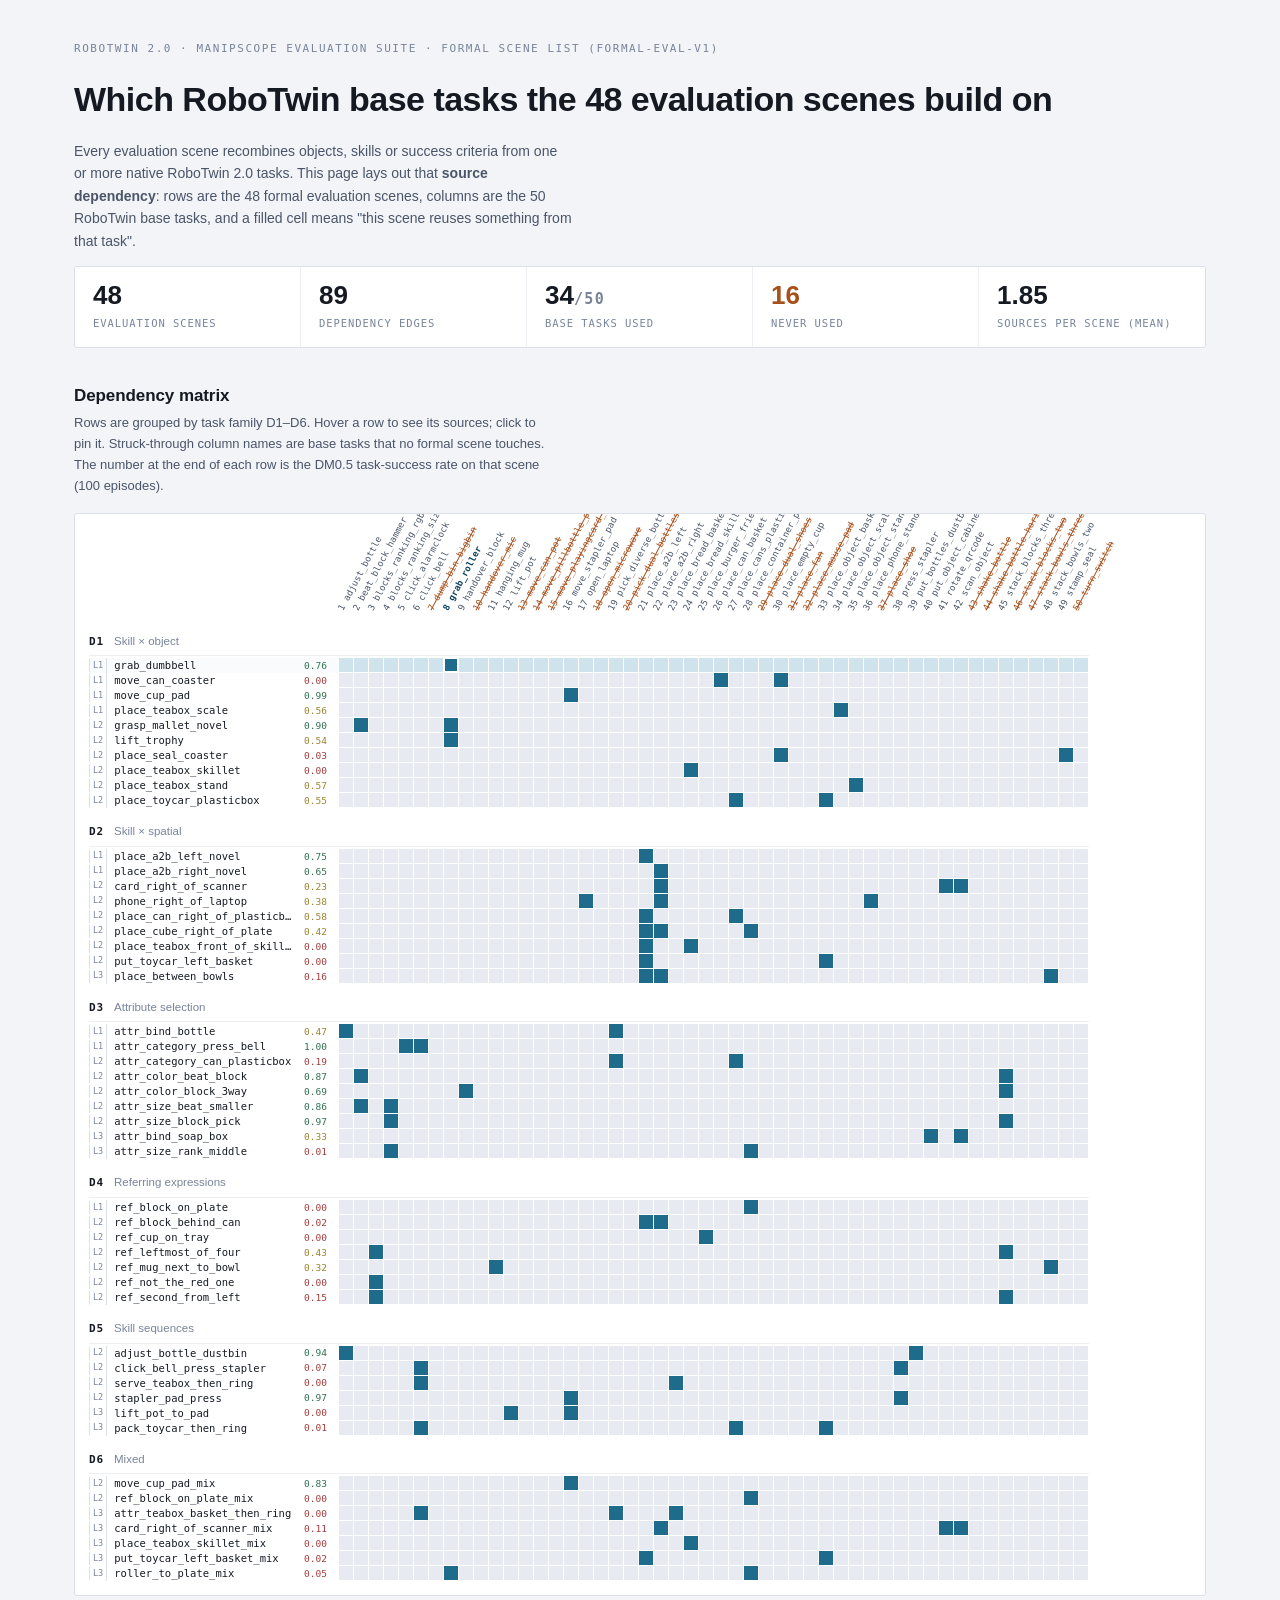
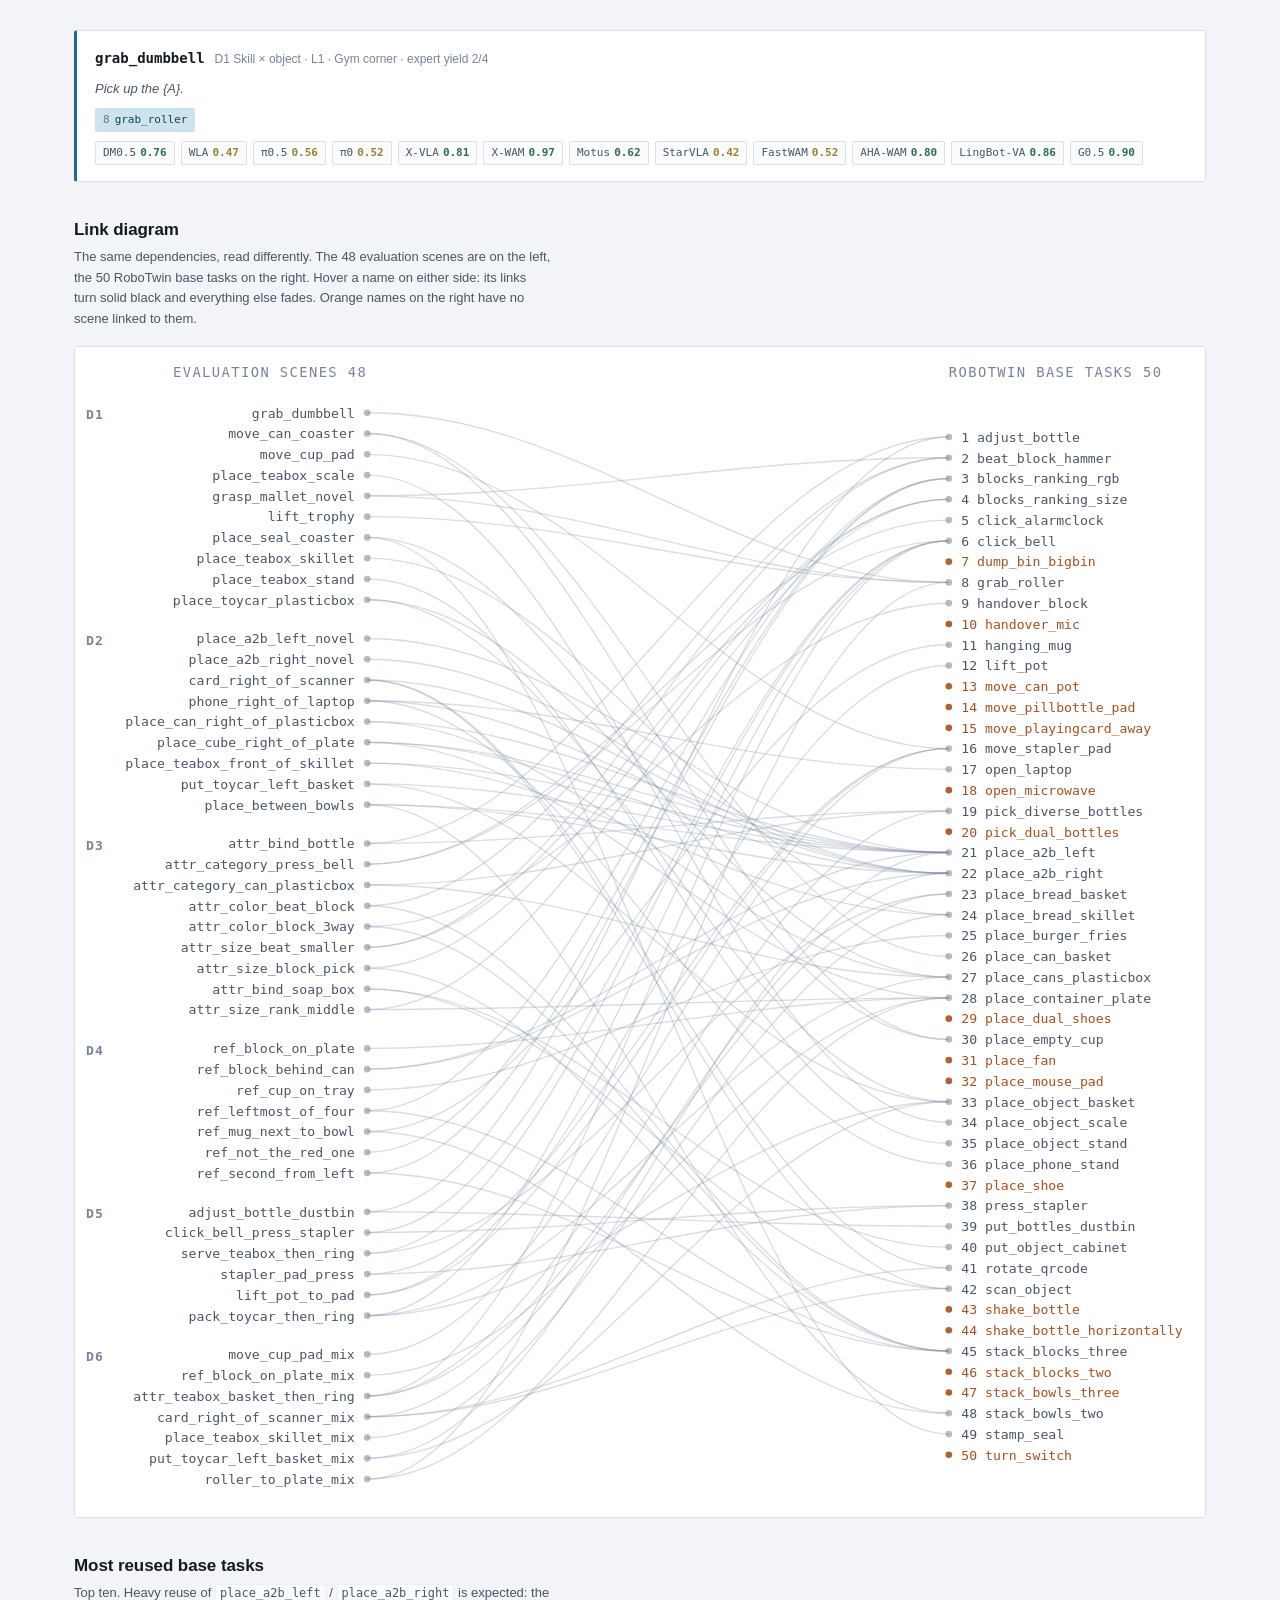
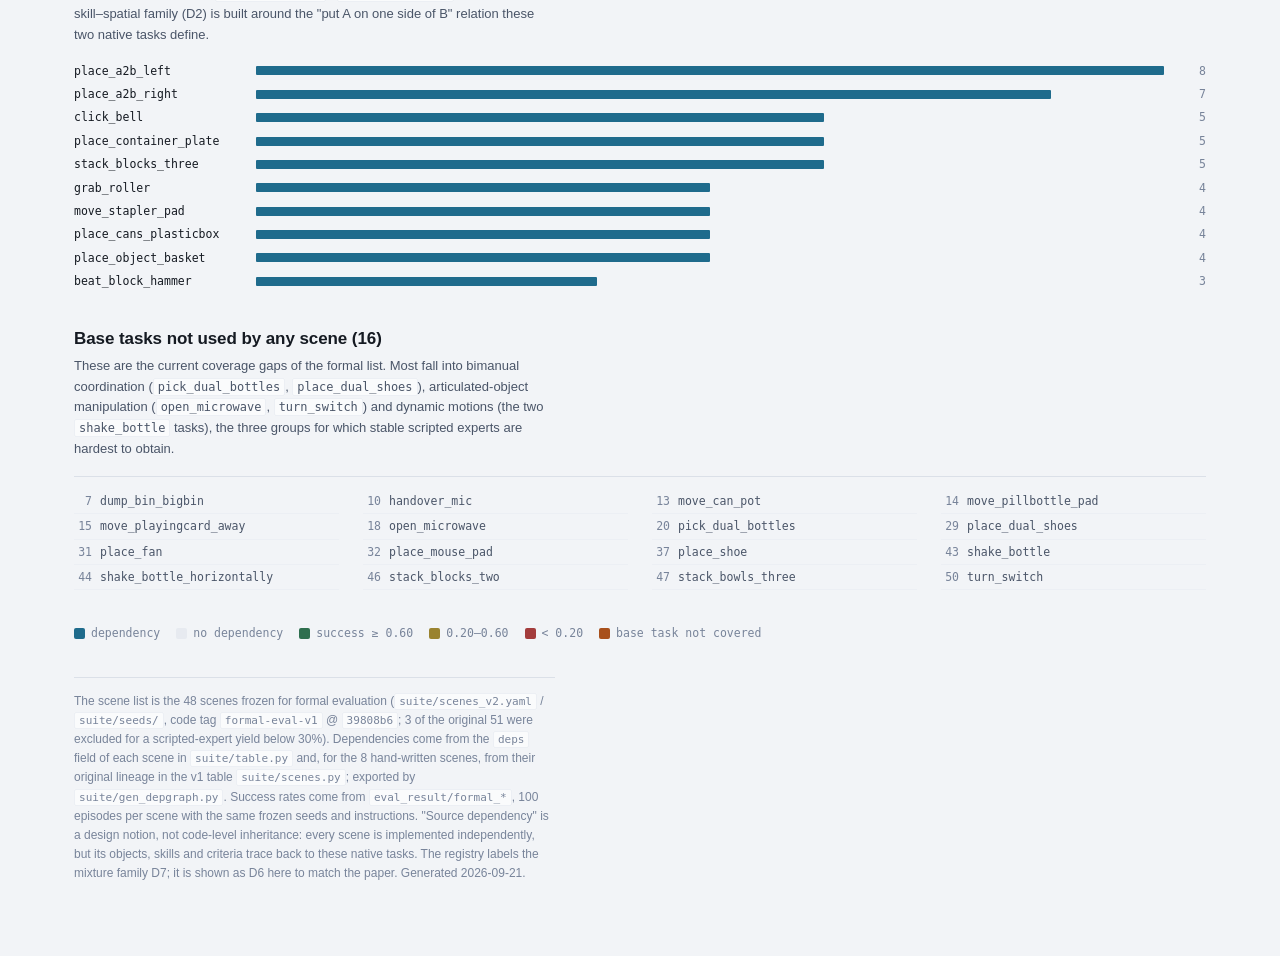
<file: assets/depgraph/index.html>
<!doctype html>
<html lang="en"><head><meta charset="utf-8"><meta name="viewport" content="width=device-width,initial-scale=1"><meta name="robots" content="noindex, nofollow">
<title>From RoboTwin base tasks to evaluation scenes · ManipScope formal 48</title>
<style>
:root{
  --ink:#151a22; --ink-2:#4a5568; --ink-3:#78849a;
  --ground:#f2f4f7; --panel:#ffffff; --panel-2:#fafbfc;
  --line:#dbe0e8; --line-2:#eceff4;
  --accent:#1f6b8c; --accent-soft:#cfe3ec; --accent-ink:#0d4560;
  --warn:#a8501c; --warn-soft:#f2e2d6;
  --good:#2f6f4f; --mid:#9a8330; --bad:#a33c3c;
  --grid-off:#e7eaf0;
  --mono:"IBM Plex Mono","JetBrains Mono","SF Mono",Menlo,Consolas,"DejaVu Sans Mono",ui-monospace,monospace;
  --sans:"IBM Plex Sans","Inter","Helvetica Neue",Arial,sans-serif;
  --head:"Archivo","Inter","Helvetica Neue",Arial,sans-serif;
}
*{box-sizing:border-box}
body{margin:0;background:var(--ground);color:var(--ink);font-family:var(--sans);font-size:14px;line-height:1.6}
.wrap{max-width:1180px;margin:0 auto;padding:40px 24px 72px;display:flex;flex-direction:column;gap:34px}
header{display:flex;flex-direction:column;gap:14px}
.eyebrow{font-family:var(--mono);font-size:11px;letter-spacing:.14em;text-transform:uppercase;color:var(--ink-3)}
h1{font-family:var(--head);font-weight:700;font-size:34px;letter-spacing:-.015em;margin:0;text-wrap:balance}
.lede{max-width:64ch;color:var(--ink-2);margin:0}
.stats{display:flex;flex-wrap:wrap;gap:0;border:1px solid var(--line);background:var(--panel);border-radius:3px;overflow:hidden}
.stat{flex:1 1 150px;padding:14px 18px;border-right:1px solid var(--line-2)}
.stat:last-child{border-right:0}
.stat b{display:block;font-family:var(--head);font-size:26px;font-weight:600;font-variant-numeric:tabular-nums;line-height:1.15}
.stat span{font-family:var(--mono);font-size:10.5px;letter-spacing:.09em;text-transform:uppercase;color:var(--ink-3)}
h2{font-family:var(--head);font-size:17px;font-weight:600;margin:0 0 4px;letter-spacing:-.005em}
.sec-note{color:var(--ink-2);font-size:13px;margin:0 0 16px;max-width:66ch}
section{display:block}
.matrix-shell{border:1px solid var(--line);background:var(--panel);border-radius:3px;overflow-x:auto}
.matrix{--cell:15px;--rail:250px;min-width:max-content;padding:0 14px 14px}
.mrow{display:grid;grid-template-columns:var(--rail) repeat(50,var(--cell));align-items:stretch}
.colhead{height:104px;position:relative}
.colhead .lbl{position:absolute;bottom:4px;left:50%;transform-origin:left bottom;transform:rotate(-62deg);font-family:var(--mono);font-size:9px;white-space:nowrap;color:var(--ink-3);letter-spacing:.01em}
.colhead.used .lbl{color:var(--ink-2)}
.colhead.unused .lbl{color:var(--warn);text-decoration:line-through;text-decoration-thickness:.5px}
.colhead.hot .lbl{color:var(--accent-ink);font-weight:600}
.grouphdr{grid-column:1 / -1;display:flex;align-items:baseline;gap:10px;padding:14px 0 5px;border-bottom:1px solid var(--line-2);margin-bottom:2px}
.grouphdr .g{font-family:var(--mono);font-size:11px;font-weight:600;letter-spacing:.08em;color:var(--ink)}
.grouphdr .gd{font-size:11.5px;color:var(--ink-3)}
.srow{cursor:pointer;border-radius:2px}
.srow:hover,.srow.pin{background:var(--panel-2)}
.srow:focus-visible{outline:2px solid var(--accent);outline-offset:-2px}
.rail{display:flex;align-items:center;gap:7px;padding-right:12px;height:var(--cell);overflow:hidden;white-space:nowrap}
.rail .nm{font-family:var(--mono);font-size:10.5px;color:var(--ink);overflow:hidden;text-overflow:ellipsis}
.srow.pin .rail .nm{font-weight:600;color:var(--accent-ink)}
.tier{font-family:var(--mono);font-size:8.5px;padding:1px 3px;border-radius:2px;border:1px solid var(--line);color:var(--ink-3);flex:none}
.sc{font-family:var(--mono);font-size:9.5px;font-variant-numeric:tabular-nums;margin-left:auto;flex:none;width:26px;text-align:right}
.sc.g{color:var(--good)} .sc.m{color:var(--mid)} .sc.b{color:var(--bad)}
.cell{height:var(--cell);border-right:1px solid var(--panel);border-bottom:1px solid var(--panel);background:var(--grid-off)}
.cell.on{background:var(--accent)}
.cell.pin{background:var(--accent-soft)}
.cell.on.pin{background:var(--accent);box-shadow:inset 0 0 0 1px var(--panel)}
.readout{border:1px solid var(--line);border-left:3px solid var(--accent);background:var(--panel);border-radius:3px;padding:16px 18px;display:flex;flex-direction:column;gap:9px;min-height:118px}
.readout .top{display:flex;flex-wrap:wrap;align-items:baseline;gap:10px}
.readout .rn{font-family:var(--mono);font-size:14px;font-weight:600}
.readout .meta{font-size:12px;color:var(--ink-3)}
.readout .instr{font-size:13px;color:var(--ink-2);font-style:italic}
.chips{display:flex;flex-wrap:wrap;gap:6px}
.chip{font-family:var(--mono);font-size:11px;padding:2px 7px;border-radius:2px;background:var(--accent-soft);color:var(--accent-ink);border:1px solid transparent}
.chip i{font-style:normal;opacity:.65;margin-right:5px}
.pol{font-family:var(--mono);font-size:11px;padding:2px 7px;border-radius:2px;border:1px solid var(--line);background:var(--panel-2);color:var(--ink-2)}
.pol b{font-weight:600;margin-left:4px}
.pol.g b{color:var(--good)} .pol.m b{color:var(--mid)} .pol.b b{color:var(--bad)}
.hint{color:var(--ink-3);font-size:12.5px}
.cov{display:grid;grid-template-columns:repeat(auto-fill,minmax(215px,1fr));gap:0 24px;border-top:1px solid var(--line);padding-top:12px}
.cov div{white-space:nowrap;overflow:hidden;text-overflow:ellipsis;font-family:var(--mono);font-size:11.5px;color:var(--ink-2);padding:3px 0;border-bottom:1px solid var(--line-2);display:flex;gap:8px}
.cov div i{font-style:normal;color:var(--ink-3);width:18px;text-align:right;flex:none}
.reuse{display:flex;flex-direction:column;gap:5px}
.rb{display:grid;grid-template-columns:170px 1fr 30px;align-items:center;gap:12px;font-family:var(--mono);font-size:11.5px}
.rb .bar{display:block;height:9px;min-width:2px;background:var(--accent);border-radius:1px}
.rb .n{text-align:right;color:var(--ink-3);font-variant-numeric:tabular-nums}
.legend{display:flex;flex-wrap:wrap;gap:16px;font-size:11.5px;color:var(--ink-3);font-family:var(--mono)}
.legend span{display:flex;align-items:center;gap:6px}
.sw{width:11px;height:11px;border-radius:2px;display:inline-block}
.arc-shell{border:1px solid var(--line);background:var(--panel);border-radius:3px;overflow-x:auto}
#arc{display:block;min-width:0;width:100%;height:auto}  /* scales with the window; a fixed min-width hides the arcs and right column behind a horizontal scroll on narrow windows */
#arc text{font-family:var(--mono);font-size:9.5px;fill:var(--ink-2)}
#arc .colcap{font-size:10px;letter-spacing:.1em;fill:var(--ink-3)}
#arc .grp{font-size:9.5px;font-weight:600;fill:var(--ink-3);letter-spacing:.08em}
#arc .lnk{fill:none;stroke:var(--ink-3);stroke-opacity:.28;stroke-width:1}
#arc .dot{fill:var(--ink-3);fill-opacity:.55}
#arc .dot.unused{fill:var(--warn);fill-opacity:.9}
#arc text.unused{fill:var(--warn)}
#arc .hit{fill:transparent;cursor:pointer}
#arc .hit:focus-visible{fill:var(--accent-soft);fill-opacity:.5}
#arc.focus .lnk{stroke-opacity:.06}
#arc.focus text{fill-opacity:.28}
#arc.focus .dot{fill-opacity:.15}
#arc .lnk.hl{stroke:var(--ink);stroke-opacity:1;stroke-width:1.7}
#arc.focus text.hl{fill:var(--ink);fill-opacity:1;font-weight:600}
#arc.focus .dot.hl{fill:var(--ink);fill-opacity:1}
@media (prefers-reduced-motion:no-preference){
  #arc .lnk{transition:stroke-opacity .12s ease,stroke .12s ease}
  #arc text,#arc .dot{transition:fill-opacity .12s ease}
  .cell{transition:background .1s ease}
}
footer{border-top:1px solid var(--line);padding-top:14px;color:var(--ink-3);font-size:12px;max-width:72ch}
code{font-family:var(--mono);font-size:.92em;background:var(--panel-2);padding:1px 4px;border-radius:2px;border:1px solid var(--line-2)}
@media print{body{background:#fff}.wrap{padding:0}.matrix-shell,.arc-shell{overflow:visible}}
/* Embed modes (?view=arc | ?view=matrix): the docs site iframes one section at a time. */
body.embed{background:transparent}
body.embed .wrap{padding:0;gap:14px;max-width:none}
body.embed header,body.embed footer,body.embed section{display:none}
body.embed section h2,body.embed section .sec-note{display:none}  /* the host page carries the explanation */
body.embed .arc-shell,body.embed .matrix-shell{border:0;border-radius:0;background:transparent}
body.embed-arc #sec-arc{display:block}
body.embed-arc #arc{min-width:0}
body.embed-matrix #sec-matrix,body.embed-matrix #sec-readout{display:block}
body.embed-matrix .matrix{--cell:13px;--rail:215px;padding:0 6px 10px}  /* fits the docs content column (~960px) without horizontal scrolling */
body.embed-matrix .colhead .lbl{font-size:8.5px}
</style></head><body>
<div class="wrap">
<header>
  <div class="eyebrow">RoboTwin 2.0 · ManipScope evaluation suite · formal scene list (formal-eval-v1)</div>
  <h1>Which RoboTwin base tasks the 48 evaluation scenes build on</h1>
  <p class="lede">Every evaluation scene recombines objects, skills or success criteria from one or more native RoboTwin 2.0 tasks. This page lays out that <strong>source dependency</strong>: rows are the 48 formal evaluation scenes, columns are the 50 RoboTwin base tasks, and a filled cell means "this scene reuses something from that task".</p>
  <div class="stats">
    <div class="stat"><b>48</b><span>evaluation scenes</span></div>
    <div class="stat"><b>89</b><span>dependency edges</span></div>
    <div class="stat"><b id="s-cov">34<span style="font-size:15px;color:var(--ink-3)">/50</span></b><span>base tasks used</span></div>
    <div class="stat"><b id="s-un" style="color:var(--warn)">16</b><span>never used</span></div>
    <div class="stat"><b>1.85</b><span>sources per scene (mean)</span></div>
  </div>
</header>

<section id="sec-matrix">
  <h2>Dependency matrix</h2>
  <p class="sec-note">Rows are grouped by task family D1–D6. Hover a row to see its sources; click to pin it. Struck-through column names are base tasks that no formal scene touches. The number at the end of each row is the DM0.5 task-success rate on that scene (100 episodes).</p>
  <div class="matrix-shell"><div class="matrix" id="mx"></div></div>
</section>

<section id="sec-readout">
  <div class="readout" id="ro"><div class="hint">Hover or click any row of the matrix to see its instruction, level, expert seed yield, the task-success rate of the 12 policies and the RoboTwin tasks it inherits from.</div></div>
</section>

<section id="sec-arc">
  <h2>Link diagram</h2>
  <p class="sec-note">The same dependencies, read differently. The 48 evaluation scenes are on the left, the 50 RoboTwin base tasks on the right. Hover a name on either side: its links turn solid black and everything else fades. Orange names on the right have no scene linked to them.</p>
  <div class="arc-shell"><svg id="arc" xmlns="http://www.w3.org/2000/svg"></svg></div>
</section>

<section>
  <h2>Most reused base tasks</h2>
  <p class="sec-note">Top ten. Heavy reuse of <code>place_a2b_left</code> / <code>place_a2b_right</code> is expected: the skill–spatial family (D2) is built around the "put A on one side of B" relation these two native tasks define.</p>
  <div class="reuse" id="reuse"></div>
</section>

<section>
  <h2>Base tasks not used by any scene (<span id="s-un2">16</span>)</h2>
  <p class="sec-note">These are the current coverage gaps of the formal list. Most fall into bimanual coordination (<code>pick_dual_bottles</code>, <code>place_dual_shoes</code>), articulated-object manipulation (<code>open_microwave</code>, <code>turn_switch</code>) and dynamic motions (the two <code>shake_bottle</code> tasks), the three groups for which stable scripted experts are hardest to obtain.</p>
  <div class="cov" id="cov"></div>
</section>

<section>
  <div class="legend">
    <span><i class="sw" style="background:var(--accent)"></i> dependency</span>
    <span><i class="sw" style="background:var(--grid-off)"></i> no dependency</span>
    <span><i class="sw" style="background:var(--good)"></i> success ≥ 0.60</span>
    <span><i class="sw" style="background:var(--mid)"></i> 0.20–0.60</span>
    <span><i class="sw" style="background:var(--bad)"></i> &lt; 0.20</span>
    <span><i class="sw" style="background:var(--warn)"></i> base task not covered</span>
  </div>
</section>

<footer>
  The scene list is the 48 scenes frozen for formal evaluation (<code>suite/scenes_v2.yaml</code> / <code>suite/seeds/</code>, code tag <code>formal-eval-v1</code> @ <code>39808b6</code>; 3 of the original 51 were excluded for a scripted-expert yield below 30%). Dependencies come from the <code>deps</code> field of each scene in <code>suite/table.py</code> and, for the 8 hand-written scenes, from their original lineage in the v1 table <code>suite/scenes.py</code>; exported by <code>suite/gen_depgraph.py</code>. Success rates come from <code>eval_result/formal_*</code>, 100 episodes per scene with the same frozen seeds and instructions. "Source dependency" is a design notion, not code-level inheritance: every scene is implemented independently, but its objects, skills and criteria trace back to these native tasks. The registry labels the mixture family D7; it is shown as D6 here to match the paper. Generated 2026-09-21.
</footer>
</div>

<script>
(function () {
  var view = (new URLSearchParams(location.search).get("view") || "").toLowerCase();
  if (view === "arc" || view === "matrix") document.body.classList.add("embed", "embed-" + view);
  function report() {
    if (window.parent === window) return;
    // Measure the content itself (body auto-sizes to it). documentElement.scrollHeight is
    // never below the iframe viewport, so reporting it feeds the parent's height back into
    // the next measurement and the iframe ratchets taller, leaving blank space below.
    var h = Math.ceil(document.body.getBoundingClientRect().height) + 1;
    window.parent.postMessage({ depgraphHeight: h }, "*");
  }
  window.addEventListener("load", report);
  window.addEventListener("resize", report);
  // The host page pings once its own listener is up; without this the iframe can finish
  // (srcdoc needs no network) before the deferred host script listens, and the single
  // load-time report is lost -- the iframe then stays at the CSS fallback height and clips.
  window.addEventListener("message", function (e) { if (e.data && e.data.depgraphPing) report(); });
  [0, 250, 800, 2000].forEach(function (t) { setTimeout(report, t); });
  if ("ResizeObserver" in window) new ResizeObserver(report).observe(document.body);
})();
const DATA = {"base": ["adjust_bottle", "beat_block_hammer", "blocks_ranking_rgb", "blocks_ranking_size", "click_alarmclock", "click_bell", "dump_bin_bigbin", "grab_roller", "handover_block", "handover_mic", "hanging_mug", "lift_pot", "move_can_pot", "move_pillbottle_pad", "move_playingcard_away", "move_stapler_pad", "open_laptop", "open_microwave", "pick_diverse_bottles", "pick_dual_bottles", "place_a2b_left", "place_a2b_right", "place_bread_basket", "place_bread_skillet", "place_burger_fries", "place_can_basket", "place_cans_plasticbox", "place_container_plate", "place_dual_shoes", "place_empty_cup", "place_fan", "place_mouse_pad", "place_object_basket", "place_object_scale", "place_object_stand", "place_phone_stand", "place_shoe", "press_stapler", "put_bottles_dustbin", "put_object_cabinet", "rotate_qrcode", "scan_object", "shake_bottle", "shake_bottle_horizontally", "stack_blocks_three", "stack_blocks_two", "stack_bowls_three", "stack_bowls_two", "stamp_seal", "turn_switch"], "scenes": [{"name": "grab_dumbbell", "dim": "D1", "tier": 1, "ctx": "Gym corner", "instr": "Pick up the {A}.", "deps": [8], "dep_src": "table", "smoke": "2/4", "score": 0.76, "scores": {"dm05": 0.76, "wla_formal": 0.47, "pi05": 0.56, "pi0": 0.52, "xvla": 0.81, "xwam": 0.97, "motus": 0.62, "starvla": 0.42, "fastwam": 0.52, "ahawam": 0.8, "lingbot_va": 0.86, "g05": 0.9}}, {"name": "move_can_coaster", "dim": "D1", "tier": 1, "ctx": "Bedside pillbox", "instr": "Put the {A} on the coaster.", "deps": [26, 30], "dep_src": "table", "smoke": "2/2", "score": 0.0, "scores": {"dm05": 0.0, "wla_formal": 0.06, "pi05": 0.07, "pi0": 0.0, "xvla": 0.18, "xwam": 0.72, "motus": 0.14, "starvla": 0.45, "fastwam": 0.31, "ahawam": 0.33, "lingbot_va": 0.14, "g05": 0.45}}, {"name": "move_cup_pad", "dim": "D1", "tier": 1, "ctx": "Office desk", "instr": "Move the {A} onto the pad.", "deps": [16], "dep_src": "table", "smoke": "not re-run (kept from v1)", "score": 0.99, "scores": {"dm05": 0.99, "wla_formal": 0.77, "pi05": 0.68, "pi0": 0.4, "xvla": 0.72, "xwam": 0.92, "motus": 0.99, "starvla": 0.93, "fastwam": 0.67, "ahawam": 0.76, "lingbot_va": 0.93, "g05": 0.66}}, {"name": "place_teabox_scale", "dim": "D1", "tier": 1, "ctx": "Supermarket weighing", "instr": "Put the {A} on the scale.", "deps": [34], "dep_src": "table", "smoke": "2/2", "score": 0.56, "scores": {"dm05": 0.56, "wla_formal": 0.41, "pi05": 0.21, "pi0": 0.06, "xvla": 0.0, "xwam": 0.83, "motus": 0.28, "starvla": 0.36, "fastwam": 0.43, "ahawam": 0.52, "lingbot_va": 0.49, "g05": 0.67}}, {"name": "grasp_mallet_novel", "dim": "D1", "tier": 2, "ctx": "Workbench", "instr": "Pick up the {A}.", "deps": [2, 8], "dep_src": "table", "smoke": "2/2", "score": 0.9, "scores": {"dm05": 0.9, "wla_formal": 0.95, "pi05": 0.97, "pi0": 0.94, "xvla": 0.93, "xwam": 0.98, "motus": 0.98, "starvla": 0.94, "fastwam": 0.94, "ahawam": 0.93, "lingbot_va": 0.97, "g05": 0.79}}, {"name": "lift_trophy", "dim": "D1", "tier": 2, "ctx": "Kitchen prep", "instr": "Pick up the {A}.", "deps": [8], "dep_src": "table", "smoke": "2/2", "score": 0.54, "scores": {"dm05": 0.54, "wla_formal": 0.76, "pi05": 0.66, "pi0": 0.44, "xvla": 0.25, "xwam": 0.87, "motus": 0.52, "starvla": 0.74, "fastwam": 0.49, "ahawam": 0.29, "lingbot_va": 0.69, "g05": 0.3}}, {"name": "place_seal_coaster", "dim": "D1", "tier": 2, "ctx": "Kitchen prep", "instr": "Put the {A} on the coaster.", "deps": [49, 30], "dep_src": "table", "smoke": "2/2", "score": 0.03, "scores": {"dm05": 0.03, "wla_formal": 0.16, "pi05": 0.34, "pi0": 0.01, "xvla": 0.11, "xwam": 0.6, "motus": 0.59, "starvla": 0.42, "fastwam": 0.28, "ahawam": 0.49, "lingbot_va": 0.08, "g05": 0.47}}, {"name": "place_teabox_skillet", "dim": "D1", "tier": 2, "ctx": "Kitchen prep", "instr": "Put the {A} into the skillet.", "deps": [24], "dep_src": "table", "smoke": "2/2", "score": 0.0, "scores": {"dm05": 0.0, "wla_formal": 0.0, "pi05": 0.05, "pi0": 0.0, "xvla": 0.02, "xwam": 0.29, "motus": 0.0, "starvla": 0.13, "fastwam": 0.0, "ahawam": 0.0, "lingbot_va": 0.0, "g05": 0.26}}, {"name": "place_teabox_stand", "dim": "D1", "tier": 2, "ctx": "Bookshelf", "instr": "Put the {A} on the display stand.", "deps": [35], "dep_src": "table", "smoke": "2/2", "score": 0.57, "scores": {"dm05": 0.57, "wla_formal": 0.22, "pi05": 0.39, "pi0": 0.0, "xvla": 0.02, "xwam": 0.79, "motus": 0.51, "starvla": 0.01, "fastwam": 0.45, "ahawam": 0.47, "lingbot_va": 0.75, "g05": 0.67}}, {"name": "place_toycar_plasticbox", "dim": "D1", "tier": 2, "ctx": "Entryway", "instr": "Put the {A} into the plastic box.", "deps": [33, 27], "dep_src": "table", "smoke": "2/2", "score": 0.55, "scores": {"dm05": 0.55, "wla_formal": 0.31, "pi05": 0.71, "pi0": 0.08, "xvla": 0.19, "xwam": 0.86, "motus": 0.48, "starvla": 0.41, "fastwam": 0.46, "ahawam": 0.42, "lingbot_va": 0.67, "g05": 0.6}}, {"name": "place_a2b_left_novel", "dim": "D2", "tier": 1, "ctx": "Generic tabletop", "instr": "Put the {A} to the left of the mug.", "deps": [21], "dep_src": "table", "smoke": "not re-run (kept from v1)", "score": 0.75, "scores": {"dm05": 0.75, "wla_formal": 0.46, "pi05": 0.46, "pi0": 0.05, "xvla": 0.19, "xwam": 0.55, "motus": 0.6, "starvla": 0.59, "fastwam": 0.46, "ahawam": 0.61, "lingbot_va": 0.64, "g05": 0.67}}, {"name": "place_a2b_right_novel", "dim": "D2", "tier": 1, "ctx": "Generic tabletop", "instr": "Put the {A} to the right of the mug.", "deps": [22], "dep_src": "table", "smoke": "not re-run (kept from v1)", "score": 0.65, "scores": {"dm05": 0.65, "wla_formal": 0.47, "pi05": 0.41, "pi0": 0.05, "xvla": 0.2, "xwam": 0.56, "motus": 0.64, "starvla": 0.59, "fastwam": 0.38, "ahawam": 0.52, "lingbot_va": 0.49, "g05": 0.6}}, {"name": "card_right_of_scanner", "dim": "D2", "tier": 2, "ctx": "Supermarket checkout", "instr": "Put the {A} to the right of the barcode scanner.", "deps": [41, 42, 22], "dep_src": "table", "smoke": "2/3", "score": 0.23, "scores": {"dm05": 0.23, "wla_formal": 0.05, "pi05": 0.12, "pi0": 0.02, "xvla": 0.1, "xwam": 0.05, "motus": 0.01, "starvla": 0.14, "fastwam": 0.01, "ahawam": 0.01, "lingbot_va": 0.07, "g05": 0.56}}, {"name": "phone_right_of_laptop", "dim": "D2", "tier": 2, "ctx": "Office desk", "instr": "Put the {A} to the right of the laptop.", "deps": [17, 36, 22], "dep_src": "table", "smoke": "2/3", "score": 0.38, "scores": {"dm05": 0.38, "wla_formal": 0.0, "pi05": 0.02, "pi0": 0.21, "xvla": 0.08, "xwam": 0.14, "motus": 0.33, "starvla": 0.0, "fastwam": 0.04, "ahawam": 0.16, "lingbot_va": 0.02, "g05": 0.47}}, {"name": "place_can_right_of_plasticbox", "dim": "D2", "tier": 2, "ctx": "Warehouse shelving", "instr": "Put the {A} to the right of the plastic box.", "deps": [27, 21], "dep_src": "table", "smoke": "2/4", "score": 0.58, "scores": {"dm05": 0.58, "wla_formal": 0.32, "pi05": 0.29, "pi0": 0.03, "xvla": 0.16, "xwam": 0.03, "motus": 0.87, "starvla": 0.09, "fastwam": 0.37, "ahawam": 0.28, "lingbot_va": 0.29, "g05": 0.78}}, {"name": "place_cube_right_of_plate", "dim": "D2", "tier": 2, "ctx": "Dining-table plating", "instr": "Put the {A} to the right of the plate.", "deps": [21, 22, 28], "dep_src": "table", "smoke": "2/4", "score": 0.42, "scores": {"dm05": 0.42, "wla_formal": 0.14, "pi05": 0.36, "pi0": 0.0, "xvla": 0.11, "xwam": 0.2, "motus": 0.62, "starvla": 0.18, "fastwam": 0.24, "ahawam": 0.25, "lingbot_va": 0.48, "g05": 0.4}}, {"name": "place_teabox_front_of_skillet", "dim": "D2", "tier": 2, "ctx": "Kitchen prep", "instr": "Put the {A} in front of the skillet.", "deps": [24, 21], "dep_src": "table", "smoke": "2/2", "score": 0.0, "scores": {"dm05": 0.0, "wla_formal": 0.04, "pi05": 0.04, "pi0": 0.03, "xvla": 0.11, "xwam": 0.04, "motus": 0.01, "starvla": 0.23, "fastwam": 0.03, "ahawam": 0.03, "lingbot_va": 0.04, "g05": 0.02}}, {"name": "put_toycar_left_basket", "dim": "D2", "tier": 2, "ctx": "Household sorting", "instr": "Put the {A} into the left basket.", "deps": [33, 21], "dep_src": "table", "smoke": "2/4", "score": 0.0, "scores": {"dm05": 0.0, "wla_formal": 0.01, "pi05": 0.02, "pi0": 0.0, "xvla": 0.0, "xwam": 0.21, "motus": 0.31, "starvla": 0.02, "fastwam": 0.01, "ahawam": 0.01, "lingbot_va": 0.06, "g05": 0.28}}, {"name": "place_between_bowls", "dim": "D2", "tier": 3, "ctx": "Dining-table plating", "instr": "Put the {A} between the two bowls.", "deps": [21, 22, 48], "dep_src": "table", "smoke": "2/2", "score": 0.16, "scores": {"dm05": 0.16, "wla_formal": 0.39, "pi05": 0.42, "pi0": 0.0, "xvla": 0.11, "xwam": 0.34, "motus": 0.17, "starvla": 0.36, "fastwam": 0.14, "ahawam": 0.17, "lingbot_va": 0.53, "g05": 0.19}}, {"name": "attr_bind_bottle", "dim": "D3", "tier": 1, "ctx": "Fridge drinks", "instr": "", "deps": [1, 19], "dep_src": "renamed", "smoke": "not re-run (kept from v1)", "score": 0.47, "scores": {"dm05": 0.47, "wla_formal": 0.28, "pi05": 0.46, "pi0": 0.26, "xvla": 0.39, "xwam": 0.62, "motus": 0.69, "starvla": 0.33, "fastwam": 0.4, "ahawam": 0.44, "lingbot_va": 0.66, "g05": 0.74}}, {"name": "attr_category_press_bell", "dim": "D3", "tier": 1, "ctx": "Front desk", "instr": "Press the {A}.", "deps": [6, 5], "dep_src": "table", "smoke": "2/3", "score": 1.0, "scores": {"dm05": 1.0, "wla_formal": 0.67, "pi05": 0.54, "pi0": 0.52, "xvla": 0.94, "xwam": 0.86, "motus": 1.0, "starvla": 0.18, "fastwam": 1.0, "ahawam": 1.0, "lingbot_va": 0.78, "g05": 0.77}}, {"name": "attr_category_can_plasticbox", "dim": "D3", "tier": 2, "ctx": "Warehouse shelving", "instr": "Put the {A} into the plastic box.", "deps": [27, 19], "dep_src": "table", "smoke": "2/7", "score": 0.19, "scores": {"dm05": 0.19, "wla_formal": 0.02, "pi05": 0.04, "pi0": 0.0, "xvla": 0.0, "xwam": 0.41, "motus": 0.32, "starvla": 0.02, "fastwam": 0.0, "ahawam": 0.23, "lingbot_va": 0.03, "g05": 0.44}}, {"name": "attr_color_beat_block", "dim": "D3", "tier": 2, "ctx": "Block stacking", "instr": "Beat the {A} with the hammer.", "deps": [2, 45], "dep_src": "table", "smoke": "3/5", "score": 0.87, "scores": {"dm05": 0.87, "wla_formal": 0.22, "pi05": 0.69, "pi0": 0.06, "xvla": 0.05, "xwam": 0.69, "motus": 0.55, "starvla": 0.28, "fastwam": 0.71, "ahawam": 0.85, "lingbot_va": 0.91, "g05": 0.91}}, {"name": "attr_color_block_3way", "dim": "D3", "tier": 2, "ctx": "Block stacking", "instr": "Pick up the {A}.", "deps": [45, 9], "dep_src": "table", "smoke": "2/2", "score": 0.69, "scores": {"dm05": 0.69, "wla_formal": 0.59, "pi05": 0.83, "pi0": 0.5, "xvla": 0.58, "xwam": 0.62, "motus": 0.68, "starvla": 0.85, "fastwam": 0.6, "ahawam": 0.74, "lingbot_va": 0.99, "g05": 0.75}}, {"name": "attr_size_beat_smaller", "dim": "D3", "tier": 2, "ctx": "Block stacking", "instr": "Beat the {A} with the hammer.", "deps": [2, 4], "dep_src": "table", "smoke": "3/3", "score": 0.86, "scores": {"dm05": 0.86, "wla_formal": 0.68, "pi05": 0.58, "pi0": 0.28, "xvla": 0.11, "xwam": 0.49, "motus": 0.27, "starvla": 0.59, "fastwam": 0.4, "ahawam": 0.71, "lingbot_va": 0.35, "g05": 0.84}}, {"name": "attr_size_block_pick", "dim": "D3", "tier": 2, "ctx": "Block stacking", "instr": "Pick up the {A}.", "deps": [4, 45], "dep_src": "table", "smoke": "2/2", "score": 0.97, "scores": {"dm05": 0.97, "wla_formal": 0.9, "pi05": 0.66, "pi0": 0.05, "xvla": 0.55, "xwam": 1.0, "motus": 0.83, "starvla": 0.79, "fastwam": 0.86, "ahawam": 0.95, "lingbot_va": 0.69, "g05": 0.99}}, {"name": "attr_bind_soap_box", "dim": "D3", "tier": 3, "ctx": "Toiletry storage", "instr": "", "deps": [40, 42], "dep_src": "renamed", "smoke": "not re-run (kept from v1)", "score": 0.33, "scores": {"dm05": 0.33, "wla_formal": 0.37, "pi05": 0.45, "pi0": 0.13, "xvla": 0.34, "xwam": 0.71, "motus": 0.72, "starvla": 0.56, "fastwam": 0.61, "ahawam": 0.54, "lingbot_va": 0.79, "g05": 0.63}}, {"name": "attr_size_rank_middle", "dim": "D3", "tier": 3, "ctx": "Household sorting", "instr": "Pick up the {A}.", "deps": [4, 28], "dep_src": "table", "smoke": "2/2", "score": 0.01, "scores": {"dm05": 0.01, "wla_formal": 0.0, "pi05": 0.03, "pi0": 0.03, "xvla": 0.09, "xwam": 0.01, "motus": 0.06, "starvla": 0.04, "fastwam": 0.0, "ahawam": 0.06, "lingbot_va": 0.28, "g05": 0.0}}, {"name": "ref_block_on_plate", "dim": "D4", "tier": 1, "ctx": "Table clearing", "instr": "Pick up the {A}.", "deps": [28], "dep_src": "table", "smoke": "2/2", "score": 0.0, "scores": {"dm05": 0.0, "wla_formal": 0.0, "pi05": 0.0, "pi0": 0.0, "xvla": 0.0, "xwam": 0.0, "motus": 0.0, "starvla": 0.09, "fastwam": 0.0, "ahawam": 0.0, "lingbot_va": 0.06, "g05": 0.0}}, {"name": "ref_block_behind_can", "dim": "D4", "tier": 2, "ctx": "Generic tabletop", "instr": "Pick up the {A}.", "deps": [21, 22], "dep_src": "table", "smoke": "2/3", "score": 0.02, "scores": {"dm05": 0.02, "wla_formal": 0.03, "pi05": 0.24, "pi0": 0.28, "xvla": 0.0, "xwam": 0.18, "motus": 0.11, "starvla": 0.05, "fastwam": 0.0, "ahawam": 0.0, "lingbot_va": 0.07, "g05": 0.21}}, {"name": "ref_cup_on_tray", "dim": "D4", "tier": 2, "ctx": "Fast-food pickup", "instr": "Pick up the {A}.", "deps": [25], "dep_src": "table", "smoke": "2/2", "score": 0.0, "scores": {"dm05": 0.0, "wla_formal": 0.0, "pi05": 0.0, "pi0": 0.0, "xvla": 0.0, "xwam": 0.0, "motus": 0.01, "starvla": 0.22, "fastwam": 0.0, "ahawam": 0.03, "lingbot_va": 0.07, "g05": 0.0}}, {"name": "ref_leftmost_of_four", "dim": "D4", "tier": 2, "ctx": "Block stacking", "instr": "Pick up the {A}.", "deps": [3, 45], "dep_src": "table", "smoke": "2/2", "score": 0.43, "scores": {"dm05": 0.43, "wla_formal": 0.32, "pi05": 0.52, "pi0": 0.13, "xvla": 0.04, "xwam": 0.5, "motus": 0.37, "starvla": 0.23, "fastwam": 0.27, "ahawam": 0.28, "lingbot_va": 0.25, "g05": 0.7}}, {"name": "ref_mug_next_to_bowl", "dim": "D4", "tier": 2, "ctx": "Table clearing", "instr": "Pick up the {A}.", "deps": [11, 48], "dep_src": "table", "smoke": "2/3", "score": 0.32, "scores": {"dm05": 0.32, "wla_formal": 0.45, "pi05": 0.45, "pi0": 0.12, "xvla": 0.4, "xwam": 0.46, "motus": 0.18, "starvla": 0.06, "fastwam": 0.17, "ahawam": 0.27, "lingbot_va": 0.7, "g05": 0.05}}, {"name": "ref_not_the_red_one", "dim": "D4", "tier": 2, "ctx": "Block stacking", "instr": "Pick up the {A}.", "deps": [3], "dep_src": "table", "smoke": "2/2", "score": 0.0, "scores": {"dm05": 0.0, "wla_formal": 0.15, "pi05": 0.01, "pi0": 0.07, "xvla": 0.02, "xwam": 0.18, "motus": 0.25, "starvla": 0.16, "fastwam": 0.16, "ahawam": 0.14, "lingbot_va": 0.0, "g05": 0.07}}, {"name": "ref_second_from_left", "dim": "D4", "tier": 2, "ctx": "Block stacking", "instr": "Pick up the {A}.", "deps": [3, 45], "dep_src": "table", "smoke": "2/2", "score": 0.15, "scores": {"dm05": 0.15, "wla_formal": 0.02, "pi05": 0.07, "pi0": 0.03, "xvla": 0.16, "xwam": 0.1, "motus": 0.02, "starvla": 0.1, "fastwam": 0.11, "ahawam": 0.17, "lingbot_va": 0.62, "g05": 0.02}}, {"name": "adjust_bottle_dustbin", "dim": "D5", "tier": 2, "ctx": "Trash cleanup", "instr": "", "deps": [1, 39], "dep_src": "v1", "smoke": "2/2", "score": 0.94, "scores": {"dm05": 0.94, "wla_formal": 1.0, "pi05": 0.97, "pi0": 0.94, "xvla": 0.99, "xwam": 0.72, "motus": 0.85, "starvla": 1.0, "fastwam": 0.01, "ahawam": 0.06, "lingbot_va": 0.79, "g05": 0.84}}, {"name": "click_bell_press_stapler", "dim": "D5", "tier": 2, "ctx": "Front desk", "instr": "", "deps": [6, 38], "dep_src": "v1", "smoke": "not re-run (kept from v1)", "score": 0.07, "scores": {"dm05": 0.07, "wla_formal": 0.0, "pi05": 0.0, "pi0": 0.0, "xvla": 0.95, "xwam": 0.01, "motus": 0.59, "starvla": 0.17, "fastwam": 0.03, "ahawam": 0.07, "lingbot_va": 0.04, "g05": 0.12}}, {"name": "serve_teabox_then_ring", "dim": "D5", "tier": 2, "ctx": "Kitchen prep", "instr": "Put the {A} into the basket, then press the bell.", "deps": [23, 6], "dep_src": "table", "smoke": "2/2", "score": 0.0, "scores": {"dm05": 0.0, "wla_formal": 0.0, "pi05": 0.01, "pi0": 0.0, "xvla": 0.0, "xwam": 0.01, "motus": 0.0, "starvla": 0.0, "fastwam": 0.0, "ahawam": 0.0, "lingbot_va": 0.0, "g05": 0.01}}, {"name": "stapler_pad_press", "dim": "D5", "tier": 2, "ctx": "Office desk", "instr": "", "deps": [16, 38], "dep_src": "v1", "smoke": "not re-run (kept from v1)", "score": 0.97, "scores": {"dm05": 0.97, "wla_formal": 0.83, "pi05": 0.59, "pi0": 0.15, "xvla": 0.73, "xwam": 0.95, "motus": 0.92, "starvla": 0.99, "fastwam": 0.94, "ahawam": 1.0, "lingbot_va": 1.0, "g05": 0.95}}, {"name": "lift_pot_to_pad", "dim": "D5", "tier": 3, "ctx": "Kitchen prep", "instr": "Lift the {A} with both arms and put it on the pad.", "deps": [12, 16], "dep_src": "table", "smoke": "3/10", "score": 0.0, "scores": {"dm05": 0.0, "wla_formal": 0.0, "pi05": 0.11, "pi0": 0.0, "xvla": 0.0, "xwam": 0.02, "motus": 0.09, "starvla": 0.0, "fastwam": 0.0, "ahawam": 0.0, "lingbot_va": 0.34, "g05": 0.0}}, {"name": "pack_toycar_then_ring", "dim": "D5", "tier": 3, "ctx": "Entryway", "instr": "Put the {A} into the plastic box, then press the bell.", "deps": [33, 27, 6], "dep_src": "table", "smoke": "2/2", "score": 0.01, "scores": {"dm05": 0.01, "wla_formal": 0.0, "pi05": 0.24, "pi0": 0.0, "xvla": 0.08, "xwam": 0.35, "motus": 0.03, "starvla": 0.0, "fastwam": 0.0, "ahawam": 0.06, "lingbot_va": 0.21, "g05": 0.17}}, {"name": "move_cup_pad_mix", "dim": "D6", "tier": 2, "ctx": "Office desk", "instr": "Move the {A} onto the pad.", "deps": [16], "dep_src": "table", "smoke": "2/2", "score": 0.83, "scores": {"dm05": 0.83, "wla_formal": 0.3, "pi05": 0.78, "pi0": 0.01, "xvla": 0.0, "xwam": 0.09, "motus": 0.2, "starvla": 0.08, "fastwam": 0.24, "ahawam": 0.35, "lingbot_va": 0.73, "g05": 0.39}}, {"name": "ref_block_on_plate_mix", "dim": "D6", "tier": 2, "ctx": "Table clearing", "instr": "Pick up the {A}.", "deps": [28], "dep_src": "table", "smoke": "2/2", "score": 0.0, "scores": {"dm05": 0.0, "wla_formal": 0.0, "pi05": 0.0, "pi0": 0.0, "xvla": 0.0, "xwam": 0.0, "motus": 0.0, "starvla": 0.16, "fastwam": 0.0, "ahawam": 0.0, "lingbot_va": 0.11, "g05": 0.0}}, {"name": "attr_teabox_basket_then_ring", "dim": "D6", "tier": 3, "ctx": "Kitchen prep", "instr": "Put the {A} into the basket, then press the bell.", "deps": [23, 6, 19], "dep_src": "table", "smoke": "2/3", "score": 0.0, "scores": {"dm05": 0.0, "wla_formal": 0.0, "pi05": 0.0, "pi0": 0.0, "xvla": 0.0, "xwam": 0.01, "motus": 0.01, "starvla": 0.02, "fastwam": 0.0, "ahawam": 0.0, "lingbot_va": 0.0, "g05": 0.0}}, {"name": "card_right_of_scanner_mix", "dim": "D6", "tier": 3, "ctx": "Supermarket checkout", "instr": "Put the {A} to the right of the barcode scanner.", "deps": [41, 42, 22], "dep_src": "table", "smoke": "2/3", "score": 0.11, "scores": {"dm05": 0.11, "wla_formal": 0.0, "pi05": 0.08, "pi0": 0.0, "xvla": 0.05, "xwam": 0.02, "motus": 0.0, "starvla": 0.07, "fastwam": 0.01, "ahawam": 0.0, "lingbot_va": 0.06, "g05": 0.56}}, {"name": "place_teabox_skillet_mix", "dim": "D6", "tier": 3, "ctx": "Kitchen prep", "instr": "Put the {A} into the skillet.", "deps": [24], "dep_src": "table", "smoke": "2/2", "score": 0.0, "scores": {"dm05": 0.0, "wla_formal": 0.0, "pi05": 0.0, "pi0": 0.0, "xvla": 0.0, "xwam": 0.0, "motus": 0.0, "starvla": 0.03, "fastwam": 0.0, "ahawam": 0.0, "lingbot_va": 0.0, "g05": 0.1}}, {"name": "put_toycar_left_basket_mix", "dim": "D6", "tier": 3, "ctx": "Household sorting", "instr": "Put the {A} into the left basket.", "deps": [33, 21], "dep_src": "table", "smoke": "2/6", "score": 0.02, "scores": {"dm05": 0.02, "wla_formal": 0.0, "pi05": 0.04, "pi0": 0.0, "xvla": 0.0, "xwam": 0.18, "motus": 0.28, "starvla": 0.02, "fastwam": 0.0, "ahawam": 0.0, "lingbot_va": 0.05, "g05": 0.22}}, {"name": "roller_to_plate_mix", "dim": "D6", "tier": 3, "ctx": "Kitchen prep", "instr": "Put the {A} on the plate.", "deps": [8, 28], "dep_src": "table", "smoke": "2/5", "score": 0.05, "scores": {"dm05": 0.05, "wla_formal": 0.0, "pi05": 0.5, "pi0": 0.0, "xvla": 0.0, "xwam": 0.2, "motus": 0.06, "starvla": 0.0, "fastwam": 0.0, "ahawam": 0.01, "lingbot_va": 0.38, "g05": 0.36}}], "policies": [["dm05", "DM0.5"], ["wla_formal", "WLA"], ["pi05", "π0.5"], ["pi0", "π0"], ["xvla", "X-VLA"], ["xwam", "X-WAM"], ["motus", "Motus"], ["starvla", "StarVLA"], ["fastwam", "FastWAM"], ["ahawam", "AHA-WAM"], ["lingbot_va", "LingBot-VA"], ["g05", "G0.5"]]};
const DIMS = {D1:"Skill × object", D2:"Skill × spatial", D3:"Attribute selection", D4:"Referring expressions", D5:"Skill sequences", D6:"Mixed"};
const base = DATA.base, scenes = DATA.scenes, POL = DATA.policies;

const useCount = new Array(51).fill(0);
scenes.forEach(s => s.deps.forEach(d => useCount[d]++));
const unused = [];
for (let i = 1; i <= 50; i++) if (!useCount[i]) unused.push(i);
document.getElementById("s-cov").firstChild.nodeValue = String(50 - unused.length);
document.getElementById("s-un").textContent = String(unused.length);
document.getElementById("s-un2").textContent = String(unused.length);

const mx = document.getElementById("mx");
const head = document.createElement("div");
head.className = "mrow";
head.appendChild(Object.assign(document.createElement("div"), {className: "colhead"}));
for (let i = 1; i <= 50; i++) {
  const c = document.createElement("div");
  c.className = "colhead " + (useCount[i] ? "used" : "unused");
  c.dataset.col = i;
  const l = document.createElement("div");
  l.className = "lbl";
  l.textContent = i + "  " + base[i - 1];
  c.appendChild(l);
  head.appendChild(c);
}
mx.appendChild(head);

const scoreCls = v => (v === null || v === undefined) ? "" : (v >= 0.6 ? "g" : v >= 0.2 ? "m" : "b");
const fmt = v => (v === null || v === undefined) ? "—" : v.toFixed(2);
const rows = [];
let lastDim = null;
const body = document.createElement("div");
body.className = "mrow";
scenes.forEach(s => {
  if (s.dim !== lastDim) {
    lastDim = s.dim;
    const h = document.createElement("div");
    h.className = "grouphdr";
    h.innerHTML = '<span class="g">' + s.dim + '</span><span class="gd">' + DIMS[s.dim] + "</span>";
    body.appendChild(h);
  }
  const rail = document.createElement("div");
  rail.className = "rail";
  rail.innerHTML = '<span class="tier">L' + s.tier + '</span><span class="nm">' + s.name + "</span>" +
    '<span class="sc ' + scoreCls(s.score) + '">' + fmt(s.score) + "</span>";
  body.appendChild(rail);
  const cells = [];
  const on = new Set(s.deps);
  for (let i = 1; i <= 50; i++) {
    const c = document.createElement("div");
    c.className = "cell" + (on.has(i) ? " on" : "");
    c.dataset.col = i;
    body.appendChild(c);
    cells.push(c);
  }
  rows.push({s, rail, cells});
});
mx.appendChild(body);

const ro = document.getElementById("ro");
let pinned = null;
function paint(rec, mode) { rec.rail.classList.toggle(mode, true); rec.cells.forEach(c => c.classList.toggle(mode, true)); }
function clearAll(mode) {
  rows.forEach(r => { r.rail.classList.remove(mode); r.cells.forEach(c => c.classList.remove(mode)); });
  document.querySelectorAll(".colhead.hot").forEach(c => c.classList.remove("hot"));
}
function markCols(rec) {
  rec.s.deps.forEach(d => { const h = head.querySelector('.colhead[data-col="' + d + '"]'); if (h) h.classList.add("hot"); });
}
function show(rec) {
  const s = rec.s;
  const deps = s.deps.map(d => '<span class="chip"><i>' + d + "</i>" + base[d - 1] + "</span>").join("");
  const pols = POL.map(([k, lab]) => {
    const v = s.scores ? s.scores[k] : undefined;
    return '<span class="pol ' + scoreCls(v) + '">' + lab + '<b>' + fmt(v) + '</b></span>';
  }).join("");
  ro.innerHTML =
    '<div class="top"><span class="rn">' + s.name + '</span>' +
    '<span class="meta">' + s.dim + " " + DIMS[s.dim] + " · L" + s.tier + " · " + s.ctx +
    " · expert yield " + (s.smoke || "—") + "</span></div>" +
    (s.instr ? '<div class="instr">' + s.instr + "</div>" : "") +
    '<div class="chips">' + (deps || '<span class="hint">no recorded dependency</span>') + "</div>" +
    '<div class="chips">' + pols + "</div>";
}
rows.forEach(rec => {
  [rec.rail, ...rec.cells].forEach(t => t.addEventListener("mouseenter", () => {
    if (pinned) return; clearAll("pin"); paint(rec, "pin"); markCols(rec); show(rec);
  }));
  rec.rail.tabIndex = 0;
  const toggle = () => {
    if (pinned === rec) { pinned = null; clearAll("pin"); }
    else { pinned = rec; clearAll("pin"); paint(rec, "pin"); markCols(rec); show(rec); }
  };
  rec.rail.addEventListener("click", toggle);
  rec.cells.forEach(c => c.addEventListener("click", toggle));
  rec.rail.addEventListener("keydown", e => { if (e.key === "Enter" || e.key === " ") { e.preventDefault(); toggle(); } });
});
rows.forEach(r => r.rail.classList.add("srow"));

(function () {
  const SVG = "http://www.w3.org/2000/svg";
  const el = (t, a) => { const n = document.createElementNS(SVG, t); for (const k in a) n.setAttribute(k, a[k]); return n; };
  const arc = document.getElementById("arc");
  const XL = 211, XR = 631, ROW = 15, TOP = 44, PAD = 16, GAP = 13, W = 816;  // tight margins: labels sized to the longest names
  const L = []; let y = TOP, prev = null; const grpMarks = [];
  scenes.forEach(s => {
    if (s.dim !== prev) { if (prev !== null) y += GAP; grpMarks.push({dim: s.dim, y: y}); prev = s.dim; }
    L.push({s, y: y}); y += ROW;
  });
  const hL = y;
  const hR = TOP + 50 * ROW;
  const offR = Math.max(0, (hL - hR) / 2);
  const R = []; for (let i = 1; i <= 50; i++) R.push({i, y: TOP + offR + (i - 1) * ROW});
  const H = Math.max(hL, hR + offR) + PAD;
  arc.setAttribute("viewBox", "0 0 " + W + " " + H); arc.setAttribute("width", W); arc.setAttribute("height", H);
  arc.appendChild(Object.assign(el("text", {x: XL, y: 22, "text-anchor": "end", class: "colcap"}), {textContent: "EVALUATION SCENES " + scenes.length}));
  arc.appendChild(Object.assign(el("text", {x: XR, y: 22, class: "colcap"}), {textContent: "ROBOTWIN BASE TASKS 50"}));
  grpMarks.forEach(g => { const t = el("text", {x: 8, y: g.y + 8, class: "grp"}); t.textContent = g.dim; arc.appendChild(t); });
  const linksOf = new Map(), partners = new Map();
  const push = (m, k, v) => { if (!m.has(k)) m.set(k, []); m.get(k).push(v); };
  const yOfBase = new Map(R.map(r => [r.i, r.y]));
  L.forEach(n => n.s.deps.forEach(d => {
    const y1 = n.y + 3.5, y2 = yOfBase.get(d) + 3.5;
    const path = el("path", {class: "lnk", d: "M" + XL + "," + y1 + " C" + (XL + 155) + "," + y1 + " " + (XR - 155) + "," + y2 + " " + XR + "," + y2});
    arc.appendChild(path);
    push(linksOf, "s:" + n.s.name, path); push(linksOf, "b:" + d, path);
    push(partners, "s:" + n.s.name, "b:" + d); push(partners, "b:" + d, "s:" + n.s.name);
  }));
  const nodes = new Map();
  function addNode(key, x, ty, label, anchor, extra) {
    const t = el("text", {x: x, y: ty + 7, "text-anchor": anchor}); if (extra) t.setAttribute("class", extra); t.textContent = label;
    const dot = el("circle", {cx: anchor === "end" ? XL : XR, cy: ty + 3.5, r: 2.4, class: "dot" + (extra ? " " + extra : "")});
    const hit = el("rect", {x: anchor === "end" ? 4 : XR - 4, y: ty - 2, width: anchor === "end" ? XL : W - XR, height: ROW, class: "hit", tabindex: 0});
    arc.appendChild(t); arc.appendChild(dot); arc.appendChild(hit);
    nodes.set(key, {t, dot, hit});
    const on = () => focus(key), off = () => blur();
    hit.addEventListener("mouseenter", on); hit.addEventListener("mouseleave", off);
    hit.addEventListener("focus", on); hit.addEventListener("blur", off);
  }
  L.forEach(n => addNode("s:" + n.s.name, XL - 9, n.y, n.s.name, "end", ""));
  R.forEach(r => addNode("b:" + r.i, XR + 9, r.y, r.i + "  " + base[r.i - 1], "start", useCount[r.i] ? "" : "unused"));
  function focus(key) {
    arc.classList.add("focus");
    (linksOf.get(key) || []).forEach(p => p.classList.add("hl"));
    [key].concat(partners.get(key) || []).forEach(k => { const n = nodes.get(k); if (n) { n.t.classList.add("hl"); n.dot.classList.add("hl"); } });
  }
  function blur() { arc.classList.remove("focus"); arc.querySelectorAll(".hl").forEach(n => n.classList.remove("hl")); }
})();

const order = [];
for (let i = 1; i <= 50; i++) if (useCount[i]) order.push(i);
order.sort((a, b) => useCount[b] - useCount[a] || a - b);
const max = useCount[order[0]];
document.getElementById("reuse").innerHTML = order.slice(0, 10).map(i =>
  '<div class="rb"><span>' + base[i - 1] + '</span><span><span class="bar" style="width:' + (useCount[i] / max * 100).toFixed(1) + '%"></span></span><span class="n">' + useCount[i] + "</span></div>").join("");
document.getElementById("cov").innerHTML = unused.map(i => "<div><i>" + i + "</i>" + base[i - 1] + "</div>").join("");
show(rows[0]); paint(rows[0], "pin"); markCols(rows[0]);
</script>
</body></html>
</file>
